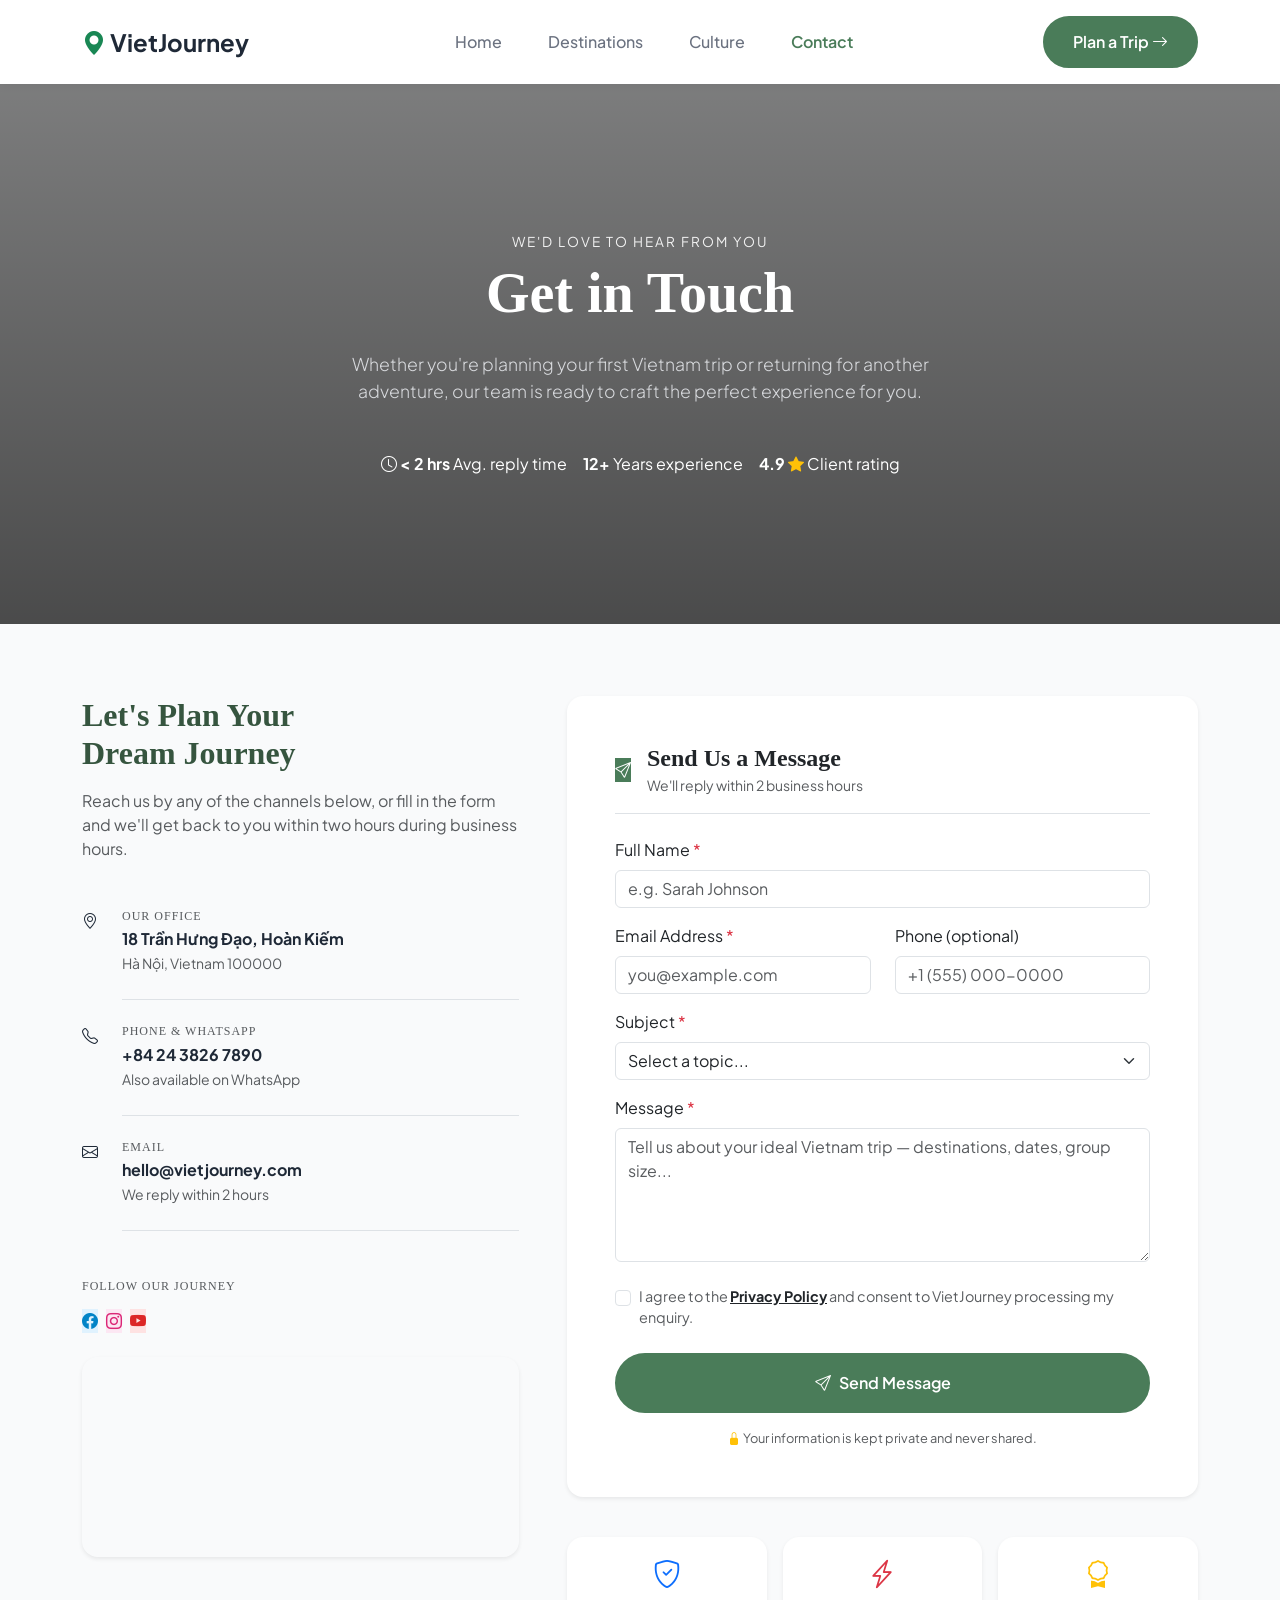
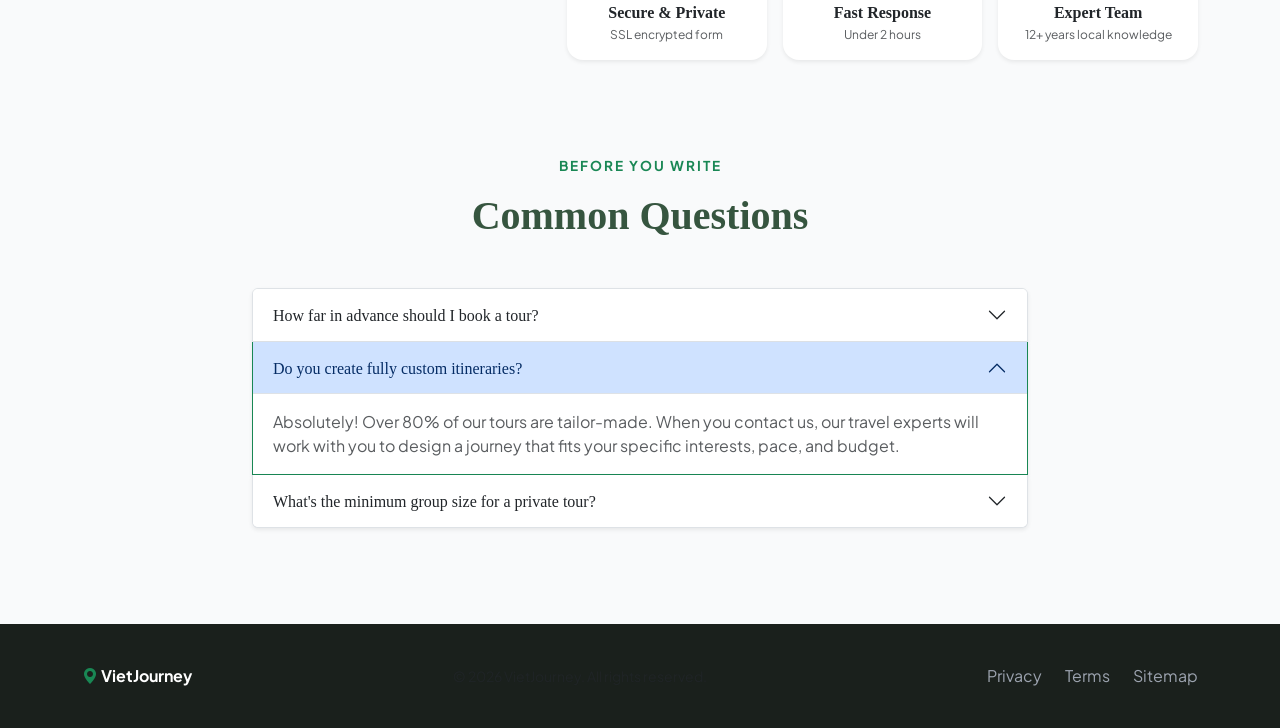
<file: contact.html>
<!DOCTYPE html>
<html lang="vi">
<head>
    <meta charset="UTF-8">
    <meta name="viewport" content="width=device-width, initial-scale=1.0">
    <title>Contact Us - VietJourney</title>
    
    <!-- Font chữ Plus Jakarta Sans -->
    <link rel="preconnect" href="https://fonts.googleapis.com">
    <link rel="preconnect" href="https://fonts.gstatic.com" crossorigin>
    <link href="https://fonts.googleapis.com/css2?family=Plus+Jakarta+Sans:wght@400;500;600;700&display=swap" rel="stylesheet">
    
    <!-- Bootstrap 5 CSS -->
    <link href="https://cdn.jsdelivr.net/npm/bootstrap@5.3.2/dist/css/bootstrap.min.css" rel="stylesheet">
    
    <!-- Bootstrap Icons -->
    <link rel="stylesheet" href="https://cdn.jsdelivr.net/npm/bootstrap-icons@1.11.1/font/bootstrap-icons.css">
    <link rel="stylesheet" href="assets/css/style.css">
</head>
<body>

    <!-- NAVBAR -->
    <nav class="navbar navbar-expand-lg py-3">
        <div class="container">
            <a class="navbar-brand" href="index.html"><i class="bi bi-geo-alt-fill text-success"></i> VietJourney</a>
            <button class="navbar-toggler" type="button" data-bs-toggle="collapse" data-bs-target="#navbarNav">
                <span class="navbar-toggler-icon"></span>
            </button>
            <div class="collapse navbar-collapse justify-content-center" id="navbarNav">
                <ul class="navbar-nav">
                    <li class="nav-item"><a class="nav-link" href="index.html">Home</a></li>
                    <li class="nav-item"><a class="nav-link" href="destinations.html">Destinations</a></li>
                    <li class="nav-item"><a class="nav-link" href="culture.html">Culture</a></li>
                    <li class="nav-item"><a class="nav-link active" href="#">Contact</a></li>
                </ul>
            </div>
            <div class="d-none d-lg-block">
                <button class="btn-custom"onclick="window.location.href='contact.html'">Plan a Trip <i class="bi bi-arrow-right"></i></button>
            </div>
        </div>
    </nav>

    <!-- HERO SECTION -->
    <section class="hero-contact text-center">
        <div class="container">
            <p class="text-uppercase tracking-wide mb-2" style="letter-spacing: 2px; font-size: 0.85rem;">We'd love to hear from you</p>
            <h1 class="display-3 fw-bold mb-4" style="font-family: serif;">Get in Touch</h1>
            <p class="lead mb-5 mx-auto" style="max-width: 600px; font-size: 1.1rem; color: #E5E7EB;">
                Whether you're planning your first Vietnam trip or returning for another adventure, our team is ready to craft the perfect experience for you.
            </p>
            
            <div class="d-flex justify-content-center flex-wrap gap-3">
                <div class="stats-badge"><i class="bi bi-clock"></i> <strong>&lt; 2 hrs</strong> Avg. reply time</div>
                <div class="stats-badge"><strong>12+</strong> Years experience</div>
                <div class="stats-badge"><strong>4.9 <i class="bi bi-star-fill text-warning"></i></strong> Client rating</div>
            </div>
        </div>
    </section>

    <!-- MAIN CONTACT SECTION (2 COLUMNS) -->
    <section class="py-5 mt-4">
        <div class="container">
            <div class="row g-5">
                
                <!-- CỘT TRÁI: THÔNG TIN LIÊN HỆ (col-lg-5) -->
                <div class="col-lg-5">
                    <h2 class="fw-bold mb-3" style="font-family: serif; color: var(--dark-green);">Let's Plan Your<br>Dream Journey</h2>
                    <p class="text-muted mb-5">Reach us by any of the channels below, or fill in the form and we'll get back to you within two hours during business hours.</p>

                    <!-- Khối Địa chỉ -->
                    <div class="d-flex mb-4">
                        <div class="icon-box"><i class="bi bi-geo-alt"></i></div>
                        <div class="ms-4 border-bottom pb-4 w-100">
                            <h6 class="text-uppercase text-muted mb-1" style="font-size: 0.75rem; letter-spacing: 1px;">Our Office</h6>
                            <p class="fw-bold mb-0">18 Trần Hưng Đạo, Hoàn Kiếm</p>
                            <small class="text-muted">Hà Nội, Vietnam 100000</small>
                        </div>
                    </div>

                    <!-- Khối Điện thoại -->
                    <div class="d-flex mb-4">
                        <div class="icon-box"><i class="bi bi-telephone"></i></div>
                        <div class="ms-4 border-bottom pb-4 w-100">
                            <h6 class="text-uppercase text-muted mb-1" style="font-size: 0.75rem; letter-spacing: 1px;">Phone & Whatsapp</h6>
                            <p class="fw-bold mb-0">+84 24 3826 7890</p>
                            <small class="text-muted">Also available on WhatsApp</small>
                        </div>
                    </div>

                    <!-- Khối Email -->
                    <div class="d-flex mb-4">
                        <div class="icon-box"><i class="bi bi-envelope"></i></div>
                        <div class="ms-4 border-bottom pb-4 w-100">
                            <h6 class="text-uppercase text-muted mb-1" style="font-size: 0.75rem; letter-spacing: 1px;">Email</h6>
                            <p class="fw-bold mb-0">hello@vietjourney.com</p>
                            <small class="text-muted">We reply within 2 hours</small>
                        </div>
                    </div>

                    <!-- Khối Mạng xã hội & Bản đồ -->
                    <div class="mt-5">
                        <h6 class="text-uppercase text-muted mb-3" style="font-size: 0.75rem; letter-spacing: 1px;">Follow Our Journey</h6>
                        <div class="d-flex gap-2 mb-4">
                            <a href="#" class="icon-box text-decoration-none" style="background-color: #E0F2FE; color: #0284C7;"><i class="bi bi-facebook"></i></a>
                            <a href="#" class="icon-box text-decoration-none" style="background-color: #FCE7F3; color: #DB2777;"><i class="bi bi-instagram"></i></a>
                            <a href="#" class="icon-box text-decoration-none" style="background-color: #FEE2E2; color: #DC2626;"><i class="bi bi-youtube"></i></a>
                        </div>
                        
                        <!-- Nhúng Google Maps bằng iframe -->
                        <div class="rounded-4 overflow-hidden shadow-sm" style="height: 200px;">
                            <iframe src="https://www.google.com/maps/embed?pb=!1m18!1m12!1m3!1d3724.113064601449!2d105.85044457499943!3d21.028161387799754!2m3!1f0!2f0!3f0!3m2!1i1024!2i768!4f13.1!3m3!1m2!1s0x3135ab953357c995%3A0x1babf6bb4f9a20e!2zMTggVHLhuqduIEjGsG5nIMSQ4bqhbywgUGhhbiBDaHUgVHJpbmgsIEhvw6BuIEtp4bq_bSwgSMOgIE7hu5lpLCBWaWV0bmFt!5e0!3m2!1sen!2s!4v1700000000000!5m2!1sen!2s" width="100%" height="100%" style="border:0;" allowfullscreen="" loading="lazy"></iframe>
                        </div>
                    </div>
                </div>

                <!-- CỘT PHẢI: FORM NHẬP LIỆU (col-lg-7) -->
                <div class="col-lg-7">
                    <div class="card p-4 p-md-5 border-0 shadow-sm rounded-4">
                        
                        <!-- Header Form -->
                        <div class="d-flex align-items-center mb-4 pb-3 border-bottom">
                            <div class="icon-box text-white" style="background-color: var(--primary-green);"><i class="bi bi-send"></i></div>
                            <div class="ms-3">
                                <h4 class="fw-bold mb-0">Send Us a Message</h4>
                                <small class="text-muted">We'll reply within 2 business hours</small>
                            </div>
                        </div>

                        <!-- Form HTML -->
                        <form>
                            <!-- Hàng 1: Full Name -->
                            <div class="mb-3">
                                <label class="form-label">Full Name <span class="text-danger">*</span></label>
                                <input type="text" class="form-control" placeholder="e.g. Sarah Johnson" required>
                            </div>

                            <!-- Hàng 2: Email & Phone (Dùng hệ thống lưới của Bootstrap bên trong Form) -->
                            <div class="row mb-3">
                                <div class="col-md-6 mb-3 mb-md-0">
                                    <label class="form-label">Email Address <span class="text-danger">*</span></label>
                                    <input type="email" class="form-control" placeholder="you@example.com" required>
                                </div>
                                <div class="col-md-6">
                                    <label class="form-label">Phone (optional)</label>
                                    <input type="tel" class="form-control" placeholder="+1 (555) 000-0000">
                                </div>
                            </div>

                            <!-- Hàng 3: Subject -->
                            <div class="mb-3">
                                <label class="form-label">Subject <span class="text-danger">*</span></label>
                                <select class="form-select" required>
                                    <option value="" selected disabled>Select a topic...</option>
                                    <option value="1">Book a Tour</option>
                                    <option value="2">Custom Itinerary Request</option>
                                    <option value="3">General Question</option>
                                </select>
                            </div>

                            <!-- Hàng 4: Message -->
                            <div class="mb-4">
                                <label class="form-label">Message <span class="text-danger">*</span></label>
                                <textarea class="form-control" rows="5" placeholder="Tell us about your ideal Vietnam trip — destinations, dates, group size..." required></textarea>
                            </div>

                            <!-- Hàng 5: Checkbox Policy -->
                            <div class="form-check mb-4">
                                <input class="form-check-input" type="checkbox" id="privacyPolicy" required>
                                <label class="form-check-label text-muted" for="privacyPolicy" style="font-size: 0.9rem;">
                                    I agree to the <a href="#" class="text-dark fw-bold">Privacy Policy</a> and consent to VietJourney processing my enquiry.
                                </label>
                            </div>

                            <!-- Nút Submit -->
                            <button type="submit" class="btn btn-custom w-100 py-3 mb-3 d-flex justify-content-center align-items-center gap-2">
                                <i class="bi bi-send"></i> Send Message
                            </button>
                            <div class="text-center text-muted" style="font-size: 0.8rem;">
                                <i class="bi bi-lock-fill text-warning"></i> Your information is kept private and never shared.
                            </div>
                        </form>
                    </div>

                    <!-- 3 Thẻ Features nhỏ dưới Form -->
                    <div class="row mt-4 g-3 text-center">
                        <div class="col-md-4">
                            <div class="card border-0 shadow-sm rounded-4 p-3 h-100">
                                <i class="bi bi-shield-check text-primary fs-3 mb-2"></i>
                                <h6 class="fw-bold mb-1">Secure & Private</h6>
                                <small class="text-muted" style="font-size: 0.75rem;">SSL encrypted form</small>
                            </div>
                        </div>
                        <div class="col-md-4">
                            <div class="card border-0 shadow-sm rounded-4 p-3 h-100">
                                <i class="bi bi-lightning-charge text-danger fs-3 mb-2"></i>
                                <h6 class="fw-bold mb-1">Fast Response</h6>
                                <small class="text-muted" style="font-size: 0.75rem;">Under 2 hours</small>
                            </div>
                        </div>
                        <div class="col-md-4">
                            <div class="card border-0 shadow-sm rounded-4 p-3 h-100">
                                <i class="bi bi-award text-warning fs-3 mb-2"></i>
                                <h6 class="fw-bold mb-1">Expert Team</h6>
                                <small class="text-muted" style="font-size: 0.75rem;">12+ years local knowledge</small>
                            </div>
                        </div>
                    </div>
                </div>
            </div>
        </div>
    </section>

    <!-- FAQ SECTION (BOOTSTRAP ACCORDION) -->
    <section class="py-5 mb-5">
        <div class="container" style="max-width: 800px;">
            <div class="text-center mb-5">
                <p class="text-uppercase fw-bold text-success" style="letter-spacing: 2px; font-size: 0.85rem;">Before you write</p>
                <h2 class="fw-bold" style="font-family: serif; font-size: 2.5rem; color: var(--dark-green);">Common Questions</h2>
            </div>

            <div class="accordion" id="faqAccordion">
                <!-- Câu hỏi 1 -->
                <div class="accordion-item shadow-sm">
                    <h2 class="accordion-header">
                        <button class="accordion-button collapsed" type="button" data-bs-toggle="collapse" data-bs-target="#faq1">
                            How far in advance should I book a tour?
                        </button>
                    </h2>
                    <div id="faq1" class="accordion-collapse collapse" data-bs-parent="#faqAccordion">
                        <div class="accordion-body text-muted">
                            We recommend booking at least 2-3 months in advance, especially during peak seasons (Spring and Autumn). This ensures we can secure the best accommodations and domestic flights for your itinerary.
                        </div>
                    </div>
                </div>

                <!-- Câu hỏi 2 (Mở sẵn bằng cách bỏ class 'collapsed' và thêm class 'show') -->
                <div class="accordion-item shadow-sm border-success">
                    <h2 class="accordion-header">
                        <button class="accordion-button" type="button" data-bs-toggle="collapse" data-bs-target="#faq2">
                            Do you create fully custom itineraries?
                        </button>
                    </h2>
                    <div id="faq2" class="accordion-collapse collapse show" data-bs-parent="#faqAccordion">
                        <div class="accordion-body text-muted">
                            Absolutely! Over 80% of our tours are tailor-made. When you contact us, our travel experts will work with you to design a journey that fits your specific interests, pace, and budget.
                        </div>
                    </div>
                </div>

                <!-- Câu hỏi 3 -->
                <div class="accordion-item shadow-sm">
                    <h2 class="accordion-header">
                        <button class="accordion-button collapsed" type="button" data-bs-toggle="collapse" data-bs-target="#faq3">
                            What's the minimum group size for a private tour?
                        </button>
                    </h2>
                    <div id="faq3" class="accordion-collapse collapse" data-bs-parent="#faqAccordion">
                        <div class="accordion-body text-muted">
                            Our private tours can be arranged for solo travelers, couples, families, or large groups. The pricing scales based on the number of people in your party.
                        </div>
                    </div>
                </div>
            </div>
        </div>
    </section>

    <!-- FOOTER -->
    <footer class="footer">
        <div class="container d-flex flex-column flex-md-row justify-content-between align-items-center">
            <div class="mb-3 mb-md-0">
                <i class="bi bi-geo-alt-fill text-success"></i> <span class="fw-bold">VietJourney</span>
            </div>
            <div class="text-muted small mb-3 mb-md-0">
                &copy; 2026 VietJourney. All rights reserved.
            </div>
            <div>
                <a href="#" class="btn-action" data-action="coming-soon">Privacy</a>
                <a href="#" class="btn-action" data-action="coming-soon">Terms</a>
                <a href="#" class="btn-action" data-action="coming-soon">Sitemap</a>
            </div>
        </div>
    </footer>
    <script src="assets/js/script.js"></script>
    <!-- Bootstrap JS -->
    <script src="https://cdn.jsdelivr.net/npm/bootstrap@5.3.2/dist/js/bootstrap.bundle.min.js"></script>
</body>
</html>
</file>
<file: assets/css/style.css>
:root {
    --primary-green: #4A7C59;
    --dark-green: #36553F;
    --bg-light: #F9FAFB;
    --text-dark: #1F2937;
    --text-gray: #6B7280;
    --font-heading: 'Playfair Display', serif;
    --font-body: 'Plus Jakarta Sans', sans-serif;
}

body {
    font-family: 'Plus Jakarta Sans', sans-serif;
    background-color: var(--bg-light);
    color: var(--text-dark);
    }
/* Ép các Tiêu đề dùng Font có chân sang trọng */
h1, h2, h3, h4, h5, h6, .hero-title, .display-5 {
    font-family: var(--font-heading);
    }
/* === NAVBAR === */
.navbar {
    background-color: #ffffff;
    box-shadow: 0 2px 10px rgba(0,0,0,0.05);
    padding: 15px 0;
    }
.navbar-brand { font-weight: 700; color: var(--text-dark); font-size: 1.5rem; }
.nav-link { font-weight: 500; color: var(--text-gray); margin: 0 15px; transition: 0.3s; }
.nav-link:hover { color: var(--primary-green); }
.nav-link.active { color: var(--primary-green) !important; font-weight: 600; }
.hero-section {
    height: 80vh;
    min-height: 600px;
    background: linear-gradient(rgba(0, 0, 0, 0.4), rgba(0, 0, 0, 0.5)), url('https://images.unsplash.com/photo-1559592413-7cec4d0cae2b?ixlib=rb-4.0.3&auto=format&fit=crop&w=1920&q=80') center/cover no-repeat;
    display: flex;
    align-items: center;
    justify-content: center;
    text-align: center;
    color: white;
    }
.hero-title { font-size: 4.5rem; font-weight: 700; margin-bottom: 20px; line-height: 1.1; }
.hero-subtitle { font-size: 1.25rem; font-weight: 400; opacity: 0.9; max-width: 600px; margin: 0 auto 40px; }

/* === CARD ĐIỂM ĐẾN === */
.destination-card {
    border: none;
    border-radius: 16px;
    overflow: hidden;
    box-shadow: 0 4px 15px rgba(0,0,0,0.05);
    transition: transform 0.3s ease;
    height: 100%;
}
.destination-card:hover { transform: translateY(-10px); box-shadow: 0 10px 25px rgba(0,0,0,0.1); }
.card-img-wrapper { position: relative; height: 220px; }
.card-img-wrapper img { width: 100%; height: 100%; object-fit: cover; }
.location-tag {
    position: absolute;
    bottom: 15px;
    left: 15px;
    background: white;
    padding: 5px 12px;
    border-radius: 50px;
    font-size: 0.8rem;
    font-weight: 600;
    color: var(--text-dark);
    box-shadow: 0 2px 5px rgba(0,0,0,0.1);
}

/* === WHY VIETNAM SECTION === */
.feature-card {
    background: white;
    padding: 40px 30px;
    border-radius: 16px;
    height: 100%;
    border: none;
    box-shadow: 0 4px 15px rgba(0,0,0,0.03);
}
.feature-icon { font-size: 2.5rem; margin-bottom: 20px; color: var(--primary-green); }
/* === HERO BANNER (XANH SẪM) === */
        .hero-destinations {
            /* Thêm ảnh nền kết hợp dải màu tối lồng vào nhau */
            background: linear-gradient(rgba(0, 0, 0, 0.4), rgba(0, 0, 0, 0.7)), 
            url('https://images.unsplash.com/photo-1528127269322-539801943592?q=80&w=1920') center/cover no-repeat;
            padding: 100px 0 120px 0; /* Giữ nguyên padding để chứa thanh filter */
            color: white;
            text-align: center;
            background-color: var(--dark-green); /* Màu nền dự phòng nếu ảnh bị lỗi */
        }

        /* === THANH BỘ LỌC (FILTER BAR) === */
        .filter-wrapper {
            margin-top: -35px; /* Kéo ngược lên đè vào phần xanh sẫm */
            position: relative;
            z-index: 10;
        }
        .filter-bar {
            background: white;
            border-radius: 50px;
            padding: 10px 20px;
            display: inline-flex;
            align-items: center;
            gap: 15px;
            box-shadow: 0 10px 25px rgba(0,0,0,0.05);
            flex-wrap: wrap;
            justify-content: center;
        }
        .filter-btn {
            background: transparent;
            border: 1px solid #E5E7EB;
            color: var(--text-gray);
            border-radius: 50px;
            padding: 8px 20px;
            font-weight: 500;
            display: flex;
            align-items: center;
            gap: 8px;
            transition: all 0.2s;
            text-decoration: none;
        }
        .filter-btn:hover { border-color: var(--primary-green); color: var(--primary-green); }
        .filter-btn.active {
            background-color: var(--primary-green);
            color: white;
            border-color: var(--primary-green);
        }
        .filter-badge {
            background-color: #E5E7EB;
            color: var(--text-dark);
            border-radius: 50px;
            padding: 2px 8px;
            font-size: 0.75rem;
            font-weight: 700;
        }
        .filter-btn.active .filter-badge {
            background-color: rgba(255,255,255,0.3);
            color: white;
        }

        /* === THẺ CARD ĐỊA ĐIỂM NÂNG CAO === */
        .destination-card {
            border: none;
            border-radius: 16px;
            overflow: hidden;
            box-shadow: 0 4px 15px rgba(0,0,0,0.03);
            transition: transform 0.3s ease;
            height: 100%;
            background: white;
        }
        .destination-card:hover { transform: translateY(-5px); box-shadow: 0 15px 30px rgba(0,0,0,0.08); }
        .card-img-wrapper { position: relative; height: 240px; }
        .card-img-wrapper img { width: 100%; height: 100%; object-fit: cover; }
        
        /* Các Tag nổi trên ảnh */
        .tag-top-left {
            position: absolute; top: 15px; left: 15px;
            background: white; color: var(--text-dark);
            padding: 4px 12px; border-radius: 50px; font-size: 0.75rem; font-weight: 600;
        }
        .tag-top-right {
            position: absolute; top: 15px; right: 15px;
            background: rgba(0,0,0,0.5); color: white; backdrop-filter: blur(4px);
            padding: 4px 12px; border-radius: 50px; font-size: 0.75rem; font-weight: 600;
        }
        .tag-bottom-left {
            position: absolute; bottom: 15px; left: 15px;
            background: white; color: var(--text-dark);
            padding: 4px 12px; border-radius: 50px; font-size: 0.75rem; font-weight: 600;
        }

        .rating-price { display: flex; justify-content: space-between; align-items: center; margin-bottom: 20px; }
        .price-text { color: var(--primary-green); font-weight: 700; font-size: 1.1rem; }

        /* === CTA BANNER GIỮA TRANG === */
        .cta-banner {
            background-color: var(--dark-green);
            border-radius: 24px;
            padding: 60px 20px;
            color: white;
            text-align: center;
        }
/* ==========================================
   TRANG LIÊN HỆ (CONTACT PAGE)
   ========================================== */

/* 1. Hero Banner Liên hệ */
.hero-contact {
    height: 60vh;
    min-height: 400px;
    background: linear-gradient(rgba(0, 0, 0, 0.5), rgba(0, 0, 0, 0.7)), url('https://images.unsplash.com/photo-1596422846543-75c6fc197f07?q=80&w=1920') center/cover no-repeat;
    display: flex;
    align-items: center;
    justify-content: center;
    color: white;
    text-align: center;
    position: relative;
}

.hero-contact h1 {
    font-size: 3.5rem;
    font-weight: 700;
    margin-bottom: 15px;
}

.hero-contact p {
    font-size: 1.2rem;
    opacity: 0.9;
    max-width: 600px;
    margin: 0 auto;
}

/* 2. Thẻ Thông tin Liên hệ (Contact Info Cards) */
.contact-info-card {
    background: white;
    padding: 35px 25px;
    border-radius: 16px;
    text-align: center;
    box-shadow: 0 10px 30px rgba(0,0,0,0.03);
    transition: all 0.3s ease;
    height: 100%;
    border: 1px solid rgba(0,0,0,0.03);
}

.contact-info-card:hover {
    transform: translateY(-8px);
    box-shadow: 0 15px 35px rgba(0,0,0,0.08);
}

.contact-icon-wrapper {
    width: 70px;
    height: 70px;
    background: #E8F5E9; /* Nền xanh lục nhạt */
    color: var(--primary-green);
    border-radius: 50%;
    display: flex;
    align-items: center;
    justify-content: center;
    font-size: 1.8rem;
    margin: 0 auto 20px;
    transition: all 0.3s ease;
}

/* Hiệu ứng đảo màu icon khi rê chuột vào thẻ */
.contact-info-card:hover .contact-icon-wrapper {
    background: var(--primary-green);
    color: white;
}

/* 3. Khung Form Liên Hệ */
.contact-form-wrapper {
    background: white;
    padding: 40px;
    border-radius: 16px;
    box-shadow: 0 10px 40px rgba(0,0,0,0.05);
}

/* Tùy chỉnh các ô nhập liệu (Input & Textarea) */
.contact-form-wrapper .form-control {
    background-color: #F9FAFB;
    border: 1px solid #E5E7EB;
    padding: 14px 20px;
    border-radius: 8px;
    transition: all 0.3s ease;
    font-size: 0.95rem;
}

/* Hiệu ứng khi người dùng click vào ô nhập liệu (Focus) */
.contact-form-wrapper .form-control:focus {
    background-color: white;
    border-color: var(--primary-green);
    box-shadow: 0 0 0 4px rgba(39, 174, 96, 0.15); /* Vòng sáng viền xanh */
}

.contact-form-wrapper label {
    font-weight: 500;
    color: #374151;
    margin-bottom: 8px;
    font-size: 0.95rem;
}

/* 4. Khung Bản đồ (Google Maps) */
.map-container {
    border-radius: 16px;
    overflow: hidden;
    box-shadow: 0 10px 30px rgba(0,0,0,0.05);
    height: 100%;
    min-height: 450px;
    border: 1px solid rgba(0,0,0,0.03);
}

.map-container iframe {
    width: 100%;
    height: 100%;
    border: 0;
}
/* --- LƯỚI ẢNH GALLERY CSS GRID --- */
.gallery-img { width: 100%; height: 100%; object-fit: cover; border-radius: 12px; }
.photo-grid-container {
    display: grid;
    grid-template-columns: 1fr 1fr; /* Chia đúng 2 nửa 50/50 */
    gap: 12px;
}
.photo-grid-right {
    display: grid;
    grid-template-columns: 1fr 1fr; /* Cột phải chia tiếp 2 cột nhỏ */
    grid-template-rows: 1fr 1fr;    /* Cột phải chia tiếp 2 hàng nhỏ */
    gap: 12px;
}
.grid-img {
    width: 100%;
    height: 100%;
    object-fit: cover;
    border-radius: 12px;
}
/* Tính toán kỹ: 200 + 200 + 12 (khoảng hở) = 412px (Bằng đúng ảnh to) */
.img-large { height: 412px; }
.img-small { height: 200px; }

/* Responsive: Trên điện thoại sẽ tự rớt xuống 1 cột dọc cho dễ nhìn */
@media (max-width: 768px) {
    .photo-grid-container { grid-template-columns: 1fr; }
    .img-large { height: 300px; }
}
/* === NÚT BẤM === */
.btn-custom {
    background-color: var(--primary-green);
    color: white;
    border-radius: 50px;
    padding: 12px 28px;
    font-weight: 600;
    border: 2px solid var(--primary-green);
    transition: all 0.3s;
}
.btn-custom:hover { background-color: var(--dark-green); border-color: var(--dark-green); color: white; }
        
.btn-outline-custom {
    background-color: transparent;
    color: var(--primary-green);
    border-radius: 50px;
    padding: 10px 24px;
    font-weight: 600;
    border: 1px solid var(--primary-green);
    transition: all 0.3s;
}
/* --- HỆ THỐNG THÔNG BÁO NỔI (TOAST NOTIFICATION) --- */
.custom-toast {
    position: fixed;
    bottom: -100px; /* Ẩn ở dưới đáy màn hình */
    left: 50%;
    transform: translateX(-50%);
    background-color: #1F2937;
    color: white;
    padding: 12px 24px;
    border-radius: 50px;
    font-size: 0.95rem;
    font-weight: 500;
    box-shadow: 0 10px 30px rgba(0,0,0,0.2);
    z-index: 9999;
    display: flex;
    align-items: center;
    gap: 10px;
    transition: all 0.4s cubic-bezier(0.68, -0.55, 0.265, 1.55); /* Hiệu ứng nảy (bouncy) */
    opacity: 0;
}

.custom-toast.show {
    bottom: 40px; /* Nổi lên */
    opacity: 1;
}

.custom-toast.success { background-color: var(--primary-green); }
.custom-toast.info { background-color: #3B82F6; }
.custom-toast.warning { background-color: #F59E0B; }

.btn-outline-custom:hover { background-color: var(--primary-green); color: white; }
/* === FOOTER === */
    .footer { background-color: #1A201C; color: white; padding: 40px 0; }
    .footer a { color: #9CA3AF; text-decoration: none; margin-left: 20px;}
    .footer a:hover { color: white; }

/* ==========================================
   KHUNG ĐẶT TOUR (BOOKING CARD) BÊN CỘT PHẢI
   ========================================== */
.btn-duration {
    border: 1px solid #E5E7EB;
    background-color: white;
    color: #4B5563;
    border-radius: 8px;
    padding: 10px 0;
    font-size: 0.95rem;
    font-weight: 500;
    transition: all 0.3s ease;
    cursor: pointer;
    text-align: center;
    width: 100%;
}

/* Ma thuật ở đây: Khi nút radio bị check, cái nhãn (label) đi kèm sẽ tự đổi sang màu xanh */
.btn-check:checked + .btn-duration {
    background-color: var(--primary-green);
    color: white;
    border-color: var(--primary-green);
    box-shadow: 0 4px 10px rgba(74, 124, 89, 0.2);
}

.btn-duration:hover {
    border-color: var(--primary-green);
    color: var(--primary-green);
}

/* Ẩn input radio mặc định đi cho đẹp */
.btn-check {
    position: absolute;
    clip: rect(0,0,0,0);
    pointer-events: none;
}
</file>
